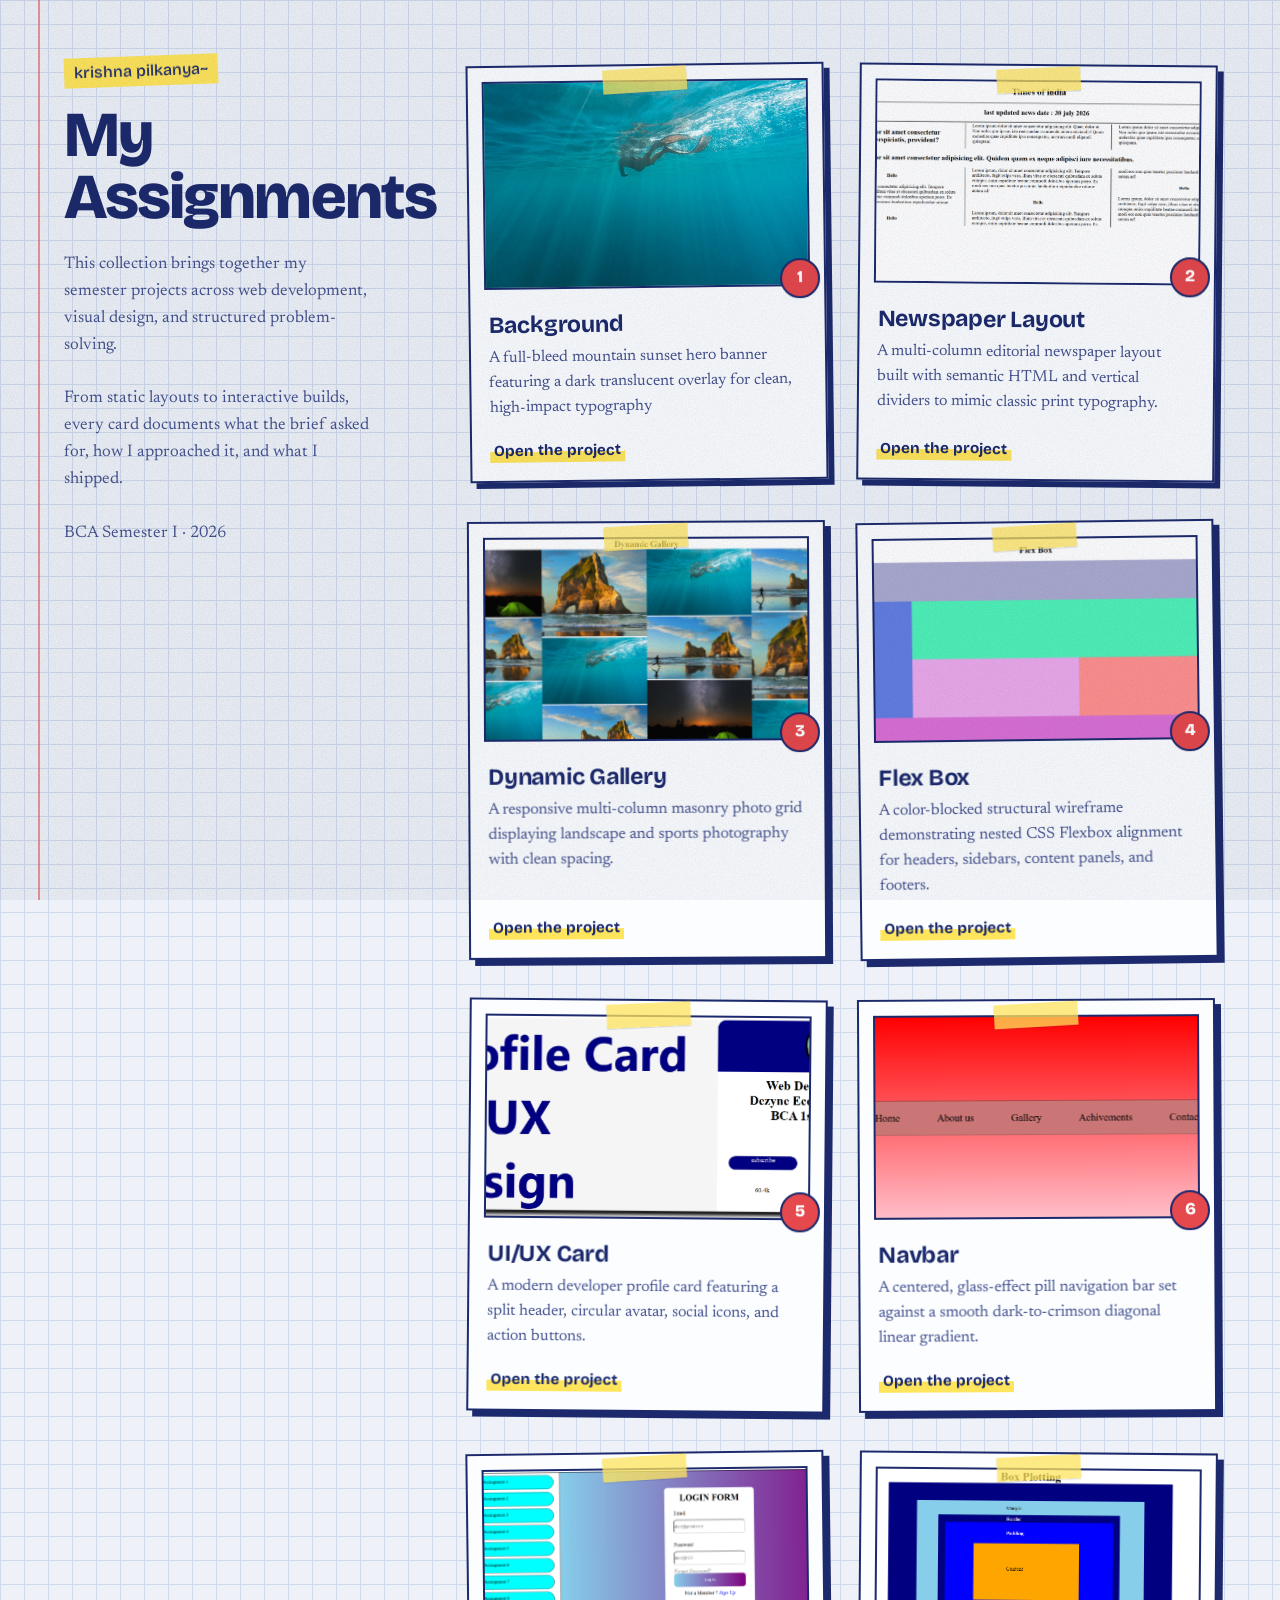
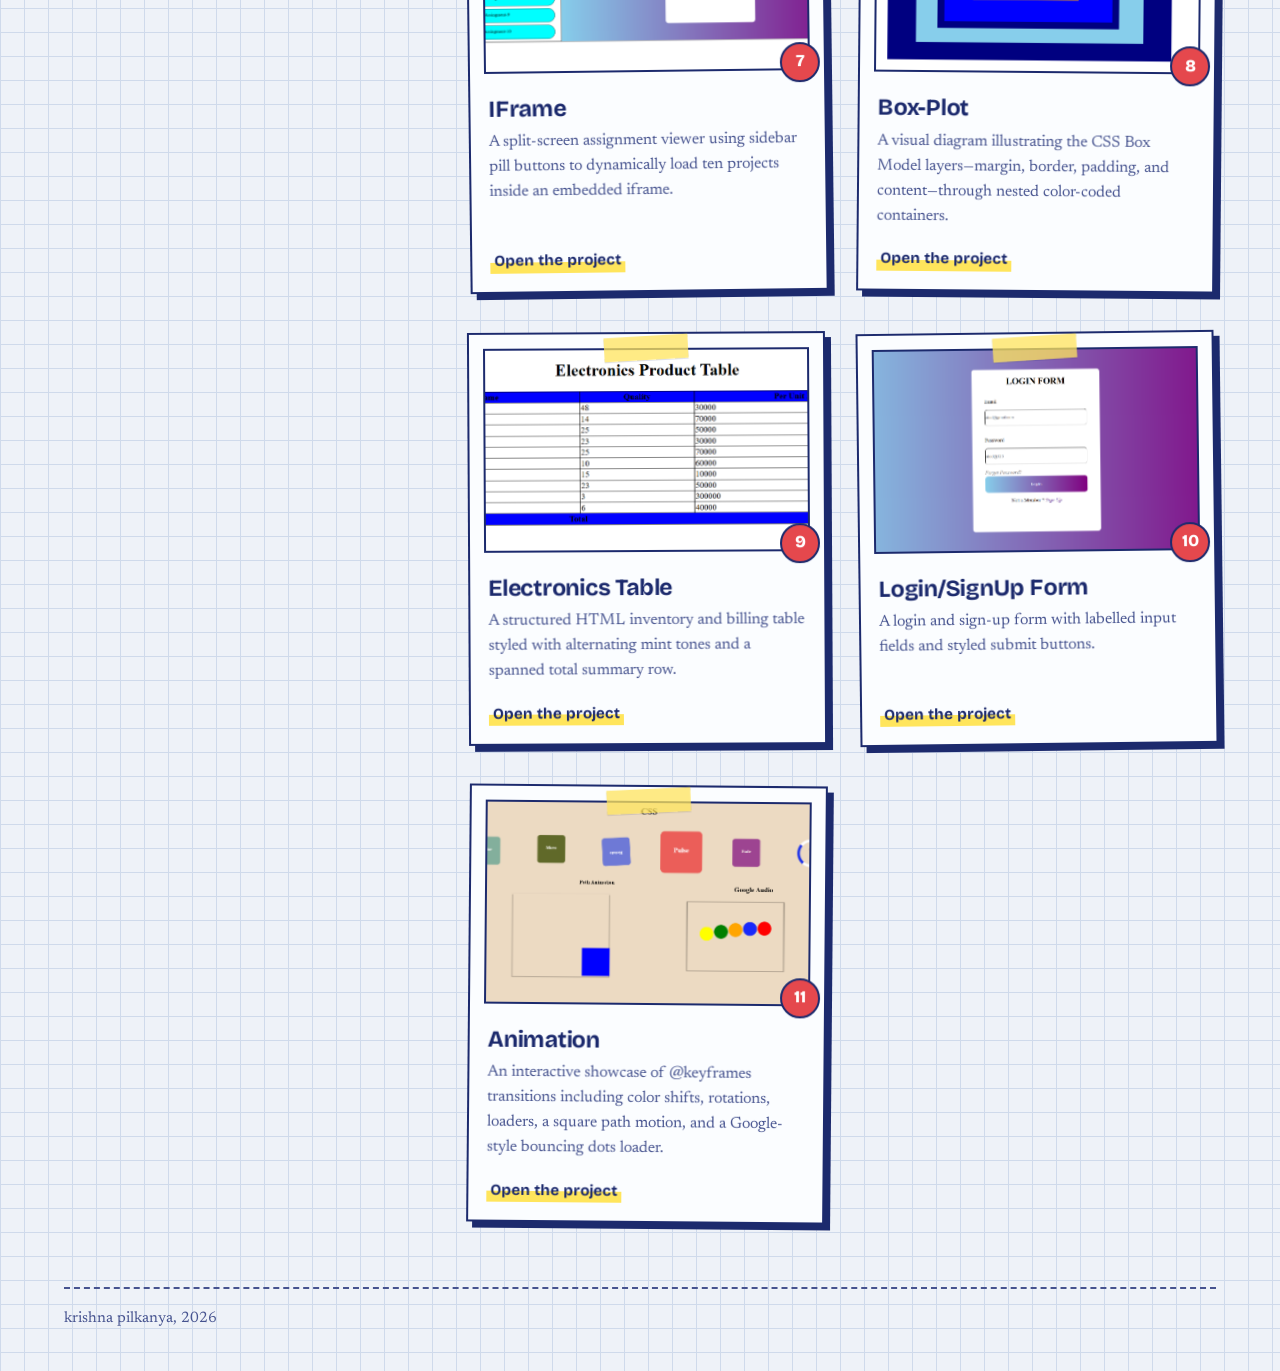
<file: index.html>
<!DOCTYPE html>
<html lang="en">
<head>
<meta charset="utf-8">
<meta name="viewport" content="width=device-width, initial-scale=1, viewport-fit=cover">
<title>My Assignments</title>
<link rel="preconnect" href="https://fonts.googleapis.com">
<link href="https://fonts.googleapis.com/css2?family=Bricolage+Grotesque:wght@500;700;800&family=Newsreader:ital,wght@0,400;0,500;1,400&display=swap" rel="stylesheet">
<link rel="stylesheet" href="style.css">
</head>
<body>
<div class="wrap">
  <aside>
    <span class="who">krishna pilkanya~</span>
    <h1>My Assignments</h1>
    <p class="intro">This collection brings together my semester projects across web development, visual design, and structured problem-solving.
    <br>
    <br>
    From static layouts to interactive builds, every card documents what the brief asked for, how I approached it, and what I shipped.
    <br>
    <br>
    BCA Semester I · 2026</p>
  </aside>

  <main class="grid">
    <a class="card" href="Krishna Pelkanya Assingment -1/index.html">
        <div class="thumb">
            <img src="Krishna Pelkanya Assingment -1/WATER.PNG" alt="Screenshot of assignment 1">
            <span class="no">1</span>
        </div>
        <div class="body">
            <h2>Background</h2>
            <p>A full-bleed mountain sunset hero banner featuring a dark translucent overlay for clean, high-impact typography</p>
            <span class="more">Open the project</span>
        </div>
    </a>
    <a class="card" href="Krishna Pelkanya Assingment - 2/index.html">
        <div class="thumb">
            <img src="Krishna Pelkanya Assingment - 2/Screenshot 2026-11-17 101926.png" alt="Screenshot of assignment 2">
            <span class="no">2</span>
        </div>
        <div class="body">
            <h2>Newspaper Layout</h2>
            <p>A multi-column editorial newspaper layout built with semantic HTML and vertical dividers to mimic classic print typography.</p>
            <span class="more">Open the project</span>
        </div>
    </a>
    <a class="card" href="krishna pelkanya Assingment - 4/ASSINGMENT-4.html">
        <div class="thumb">
            <img src="krishna pelkanya Assingment - 4/Screenshot 2026-11-17 151618.png" alt="Screenshot of assignment 3">
            <span class="no">3</span>
        </div>
        <div class="body">
            <h2>Dynamic Gallery</h2>
            <p>A responsive multi-column masonry photo grid displaying landscape and sports photography with clean spacing.</p>
            <span class="more">Open the project</span>
        </div>
    </a>
    <a class="card" href="Krishna pelkanya Assingment -3/index.html">
        <div class="thumb">
            <img src="Krishna pelkanya Assingment -3/Screenshot 2026-11-17 151411.png" alt="Screenshot of assignment 4">
            <span class="no">4</span>
        </div>
        <div class="body">
            <h2>Flex Box</h2>
            <p>A color-blocked structural wireframe demonstrating nested CSS Flexbox alignment for headers, sidebars, content panels, and footers.</p>
            <span class="more">Open the project</span>
        </div>
    </a>
    <a class="card" href="Krishna pelkanya Assingment -5/ASSINGMENT-5.html">
        <div class="thumb">
            <img src="Krishna pelkanya Assingment -5/Screenshot 2026-11-17 151649.png" alt="Screenshot of assignment 5">
            <span class="no">5</span>
        </div>
        <div class="body">
            <h2>UI/UX Card</h2>
            <p>A modern developer profile card featuring a split header, circular avatar, social icons, and action buttons.</p>
            <span class="more">Open the project</span>
        </div>
    </a>
    <a class="card" href="Krishna Pelkanya Assingment-6/index.html">
        <div class="thumb">
            <img src="Krishna Pelkanya Assingment-6/Screenshot 2026-11-17 151718.png" alt="Screenshot of assignment 6">
            <span class="no">6</span>
        </div>
        <div class="body">
            <h2>Navbar</h2>
            <p>A centered, glass-effect pill navigation bar set against a smooth dark-to-crimson diagonal linear gradient.</p>
            <span class="more">Open the project</span>
        </div>
    </a>
    <a class="card" href="Krishna Pelkanya Assingment -7/index.html">
        <div class="thumb">
            <img src="Krishna Pelkanya Assingment -7/Screenshot 2026-11-17 151828.png" alt="Screenshot of assignment 7">
            <span class="no">7</span>
        </div>
        <div class="body">
            <h2>IFrame</h2>
            <p>A split-screen assignment viewer using sidebar pill buttons to dynamically load ten projects inside an embedded iframe.</p>
            <span class="more">Open the project</span>
        </div>
    </a>
   
    <a class="card" href="Krishna Pelkanya Assingment-9/ASSINGMENT-9.html">
        <div class="thumb">
            <img src="Krishna Pelkanya Assingment-9/Screenshot 2026-11-17 152029.png" alt="Screenshot of assignment 8">
            <span class="no">8</span>
        </div>
        <div class="body">
            <h2>Box-Plot</h2>
            <p>A visual diagram illustrating the CSS Box Model layers—margin, border, padding, and content—through nested color-coded containers.</p>
            <span class="more">Open the project</span>
        </div>
    </a>
    <a class="card" href="Krishna Pelkanya Assingment-8/ASSINGMENT-8.html">
        <div class="thumb">
            <img src="Krishna Pelkanya Assingment-8/Screenshot 2026-11-17 151939.png" alt="Screenshot of assignment 9">
            <span class="no">9</span>
        </div>
        <div class="body">
            <h2>Electronics Table</h2>
            <p>A structured HTML inventory and billing table styled with alternating mint tones and a spanned total summary row.</p>
            <span class="more">Open the project</span>
        </div>
    </a>
    <a class="card" href="krishna pelkanya Assingment - 10/Assingment-10.html">
        <div class="thumb">
            <img src="krishna pelkanya Assingment - 10/Screenshot 2026-11-17 152049.png" alt="Screenshot of assignment 10">
            <span class="no">10</span>
        </div>
        <div class="body">
            <h2>Login/SignUp Form</h2>
            <p>A login and sign-up form with labelled input fields and styled submit buttons.</p>
            <span class="more">Open the project</span>
        </div>
    </a>
    <a class="card" href="Krishna Pelkanya Assingment -11/ASSINGMNET11.html">
        <div class="thumb">
            <img src="Krishna Pelkanya Assingment -11/Screenshot 2026-11-17 152111.png" alt="Screenshot of assignment 11">
            <span class="no">11</span>
        </div>
        <div class="body">
            <h2>Animation</h2>
            <p>An interactive showcase of @keyframes transitions including color shifts, rotations, loaders, a square path motion, and a Google-style bouncing dots loader.</p>
            <span class="more">Open the project</span>
        </div>
    </a>
  </main>

  <footer>krishna pilkanya, 2026</footer>
</div>
</body>
</html>
</file>
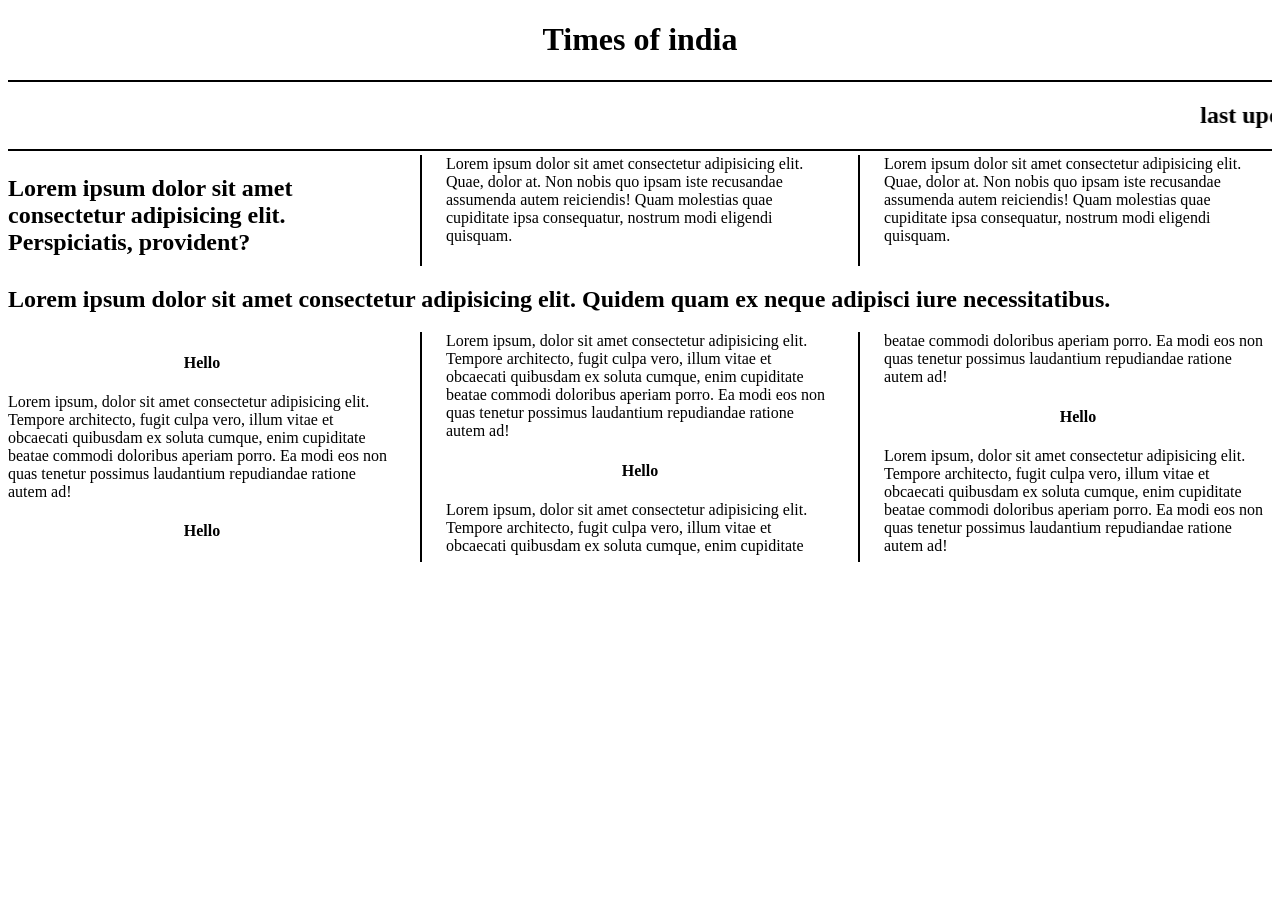
<file: Krishna Pelkanya Assingment - 2/index.html>
<!DOCTYPE html>
<html lang="en">
<head>
    <meta charset="UTF-8">
    <meta name="viewport" content="width=device-width, initial-scale=1.0">
    <title>Document</title>
</head>
<style>
    .three{
        column-count: 3;
        column-rule: 2px solid black;
        column-gap: 50px;
        

    }
     .a {
        column-count: 3;
        column-rule: 2px solid black ;
        column-gap:50px;
     }
     marquee{
        border-top: 2px solid black;
        border-bottom: 2px solid black ;
     }
     h1{
        text-align: center;
     }
     H4{
      align-items: center;
     }
       
</style>
<body>
     <h1>Times of india</h1>
     <marquee behavior="" direction=""><h2>last updated news date : 30 july 2026</h2></marquee>
     <div class="three">
        <h2>Lorem ipsum dolor sit amet consectetur adipisicing elit. Perspiciatis, provident?</h2>
        <p>Lorem ipsum dolor sit amet consectetur adipisicing elit. Quae, dolor at. Non nobis quo ipsam iste recusandae assumenda autem reiciendis! Quam molestias quae cupiditate ipsa consequatur, nostrum modi eligendi quisquam.</p>
        <p>Lorem ipsum dolor sit amet consectetur adipisicing elit. Quae, dolor at. Non nobis quo ipsam iste recusandae assumenda autem reiciendis! Quam molestias quae cupiditate ipsa consequatur, nostrum modi eligendi quisquam.</p>
     </div>
     <h2>Lorem ipsum dolor sit amet consectetur adipisicing elit. Quidem quam ex neque adipisci iure necessitatibus.</h2>
     <div class="a">
        <h4 align="center">Hello</h4>
        <p>Lorem ipsum, dolor sit amet consectetur adipisicing elit. Tempore architecto, fugit culpa vero, illum vitae et obcaecati quibusdam ex soluta cumque, enim cupiditate beatae commodi doloribus aperiam porro. Ea modi eos non quas tenetur possimus laudantium repudiandae ratione autem ad!</p>
        <h4 align="center">Hello</h4>
        <p>Lorem ipsum, dolor sit amet consectetur adipisicing elit. Tempore architecto, fugit culpa vero, illum vitae et obcaecati quibusdam ex soluta cumque, enim cupiditate beatae commodi doloribus aperiam porro. Ea modi eos non quas tenetur possimus laudantium repudiandae ratione autem ad!</p>
        <h4 align="center">Hello</h4>
        <p>Lorem ipsum, dolor sit amet consectetur adipisicing elit. Tempore architecto, fugit culpa vero, illum vitae et obcaecati quibusdam ex soluta cumque, enim cupiditate beatae commodi doloribus aperiam porro. Ea modi eos non quas tenetur possimus laudantium repudiandae ratione autem ad!</p>
        <h4 align="center">Hello</h4>
        <p>Lorem ipsum, dolor sit amet consectetur adipisicing elit. Tempore architecto, fugit culpa vero, illum vitae et obcaecati quibusdam ex soluta cumque, enim cupiditate beatae commodi doloribus aperiam porro. Ea modi eos non quas tenetur possimus laudantium repudiandae ratione autem ad!</p>
      
</body>
</html>
</file>
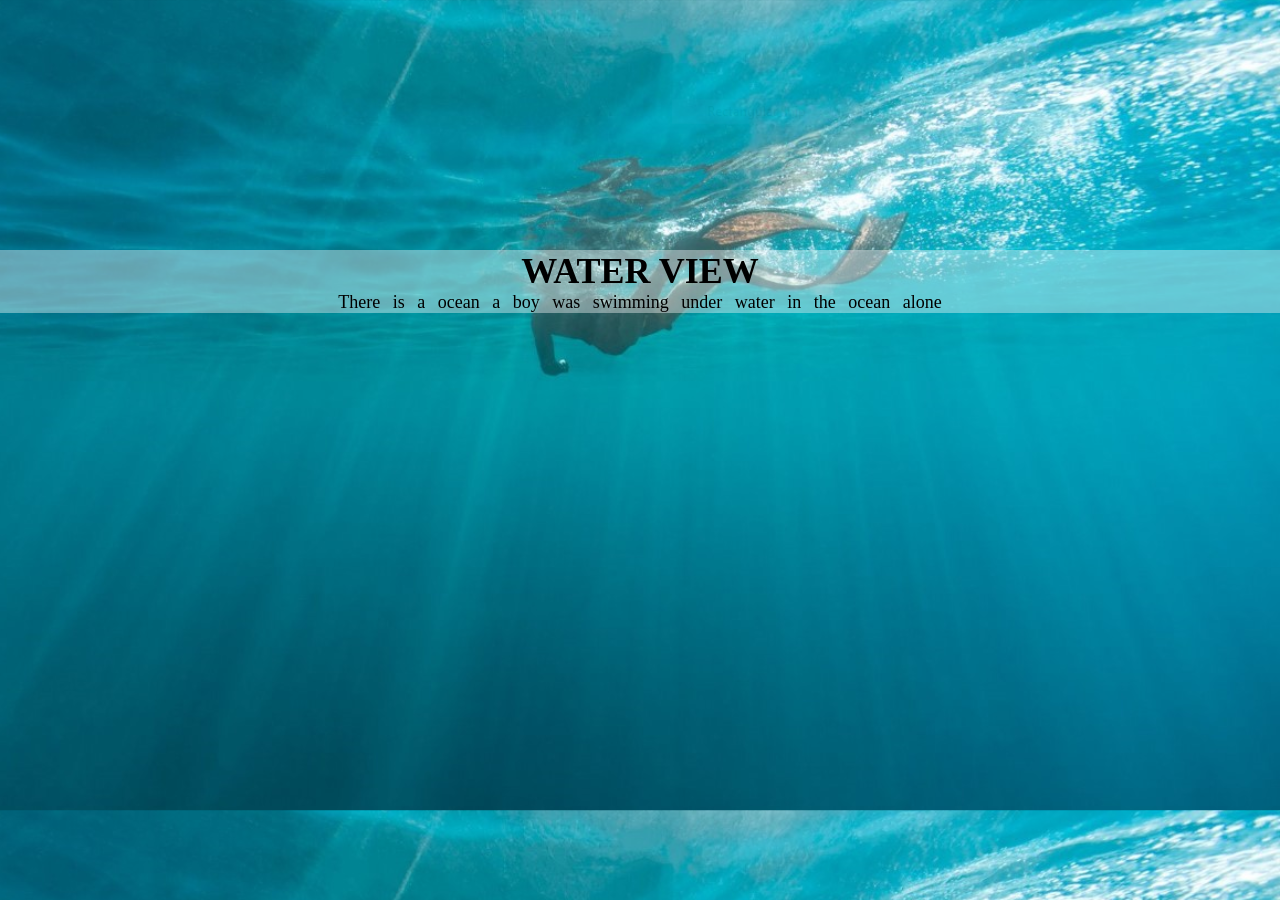
<file: Krishna Pelkanya Assingment -1/index.html>
<!DOCTYPE html>
<html lang="en">
<head>
    <meta charset="UTF-8">
    <meta name="viewport" content="width=device-width, initial-scale=1.0">
    <title>Document</title>
     <style>
    body{
        background-image: url(WATER.PNG);
        background-size: cover;
        font-size:large ;
     }
      .BOX {
        text-align: center;
        margin-top: 250px;      
        background-color: rgb(250,250,250,.4);
    }
    *{
        margin: 0px;
        padding: 0px;
    }
    P{
        word-spacing: 8PX;
    }
     </style>

</head>
<body>
    <div class="BOX">
        <H1> WATER VIEW </H1>

        <P>There is a ocean a boy was swimming under water in the ocean alone </P>
    </div>  
</body>
</html>
</file>
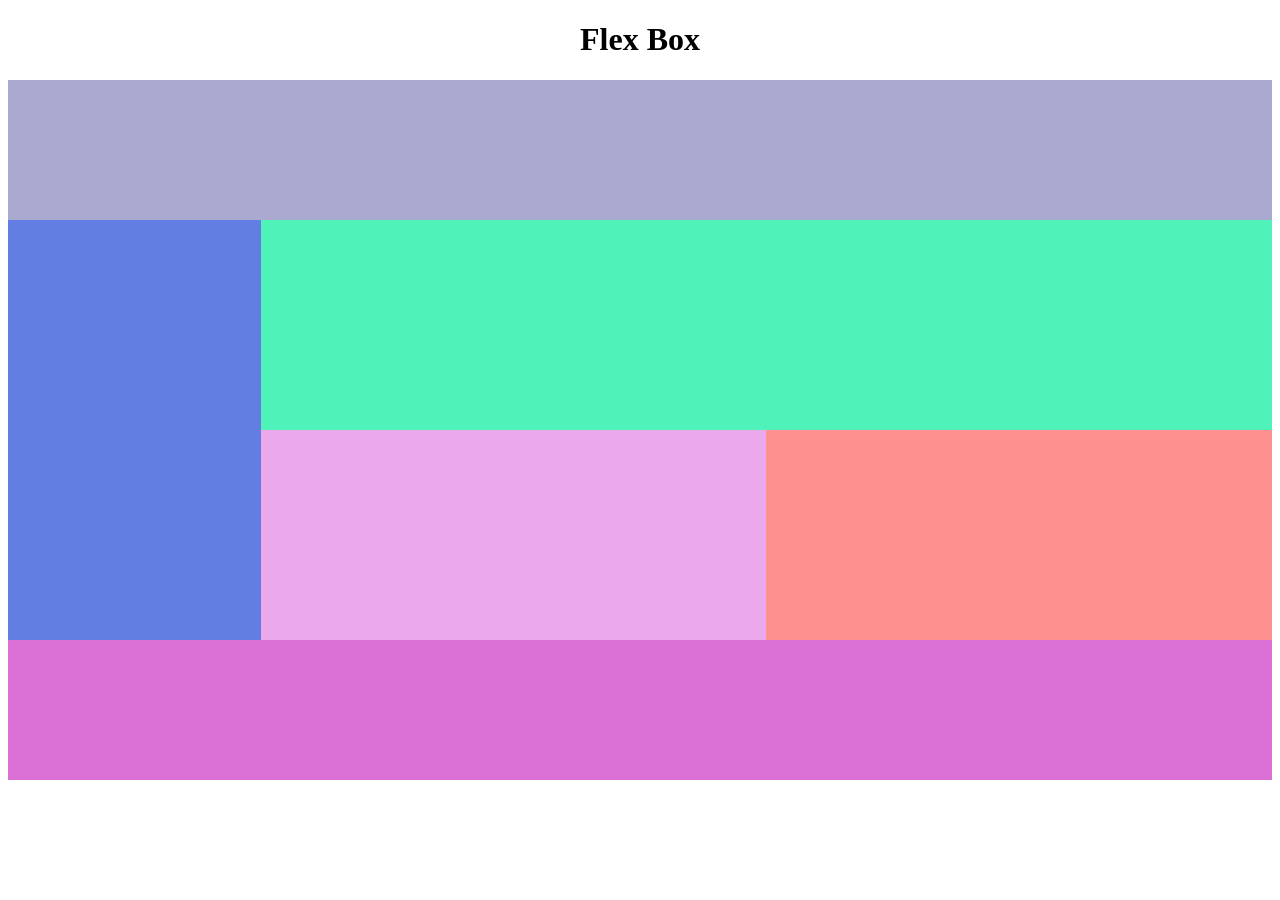
<file: Krishna pelkanya Assingment -3/index.html>
<!DOCTYPE html>
<html lang="en">
<head>
    <meta charset="UTF-8">
    <meta name="viewport" content="width=device-width, initial-scale=1.0">
    <title>Document</title>
    <style>
        .con{
            height: 700px;
            background-color:orchid;
        }
        .header,footer{
            border: 1px white;
            height: 20%;
            background-color: rgb(170, 170, 208);
        }
        .center{
            height:60% ;
            background-color:rgb(158, 234, 227) ;
            display: flex;
        }
        .left{
            width: 20%;
            height:100% ;
            background-color:rgb(99, 126, 226);
        }
        .right{
            width: 80%;
            height:100% ;
            background-color:rgb(79, 242, 185) ;
        }
        .top{
            height: 50%;
            background-color: rgba(rgb(7, 26, 23),.3);
        }
        .bottom{
            display: flex;
            height: 50%;
            background-color:rgb(86, 245, 157)
        }
        .b1{
            height:100% ;
            width: 50%;
            background-color:rgb(235, 169, 235)
        }
        .b2{
            height:100% ;
            width: 50%;
            background-color: rgb(255, 144, 144);
            display:flex
           
        }

    </style>
</head>
<body>
    <h1 align="center"> Flex Box</h1>
    <div class="con">
        <div class="header"></div>
        <div class="center">
            <div class="left"></div>
            <div class="right">
                <div class="top"></div>
                <div class="bottom">
                    <div class="b1"></div>
                    <div class="b2"></div>
                </div>
            </div>
        </div>

        </div>
        <div class="footer"></div>
    </div>
    
</body>
</html>
</file>
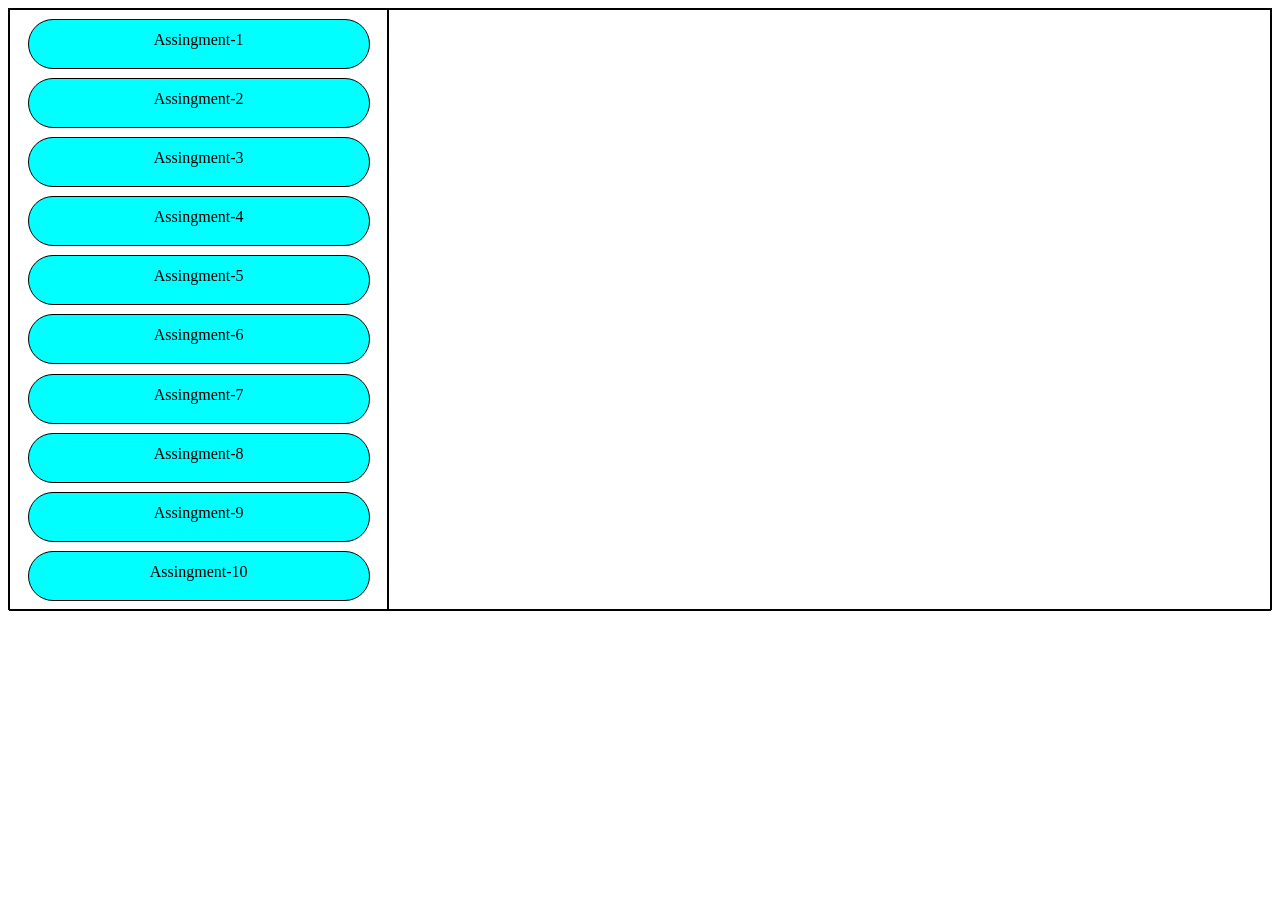
<file: Krishna Pelkanya Assingment -7/index.html>
<!DOCTYPE html>
<html lang="en">
<head>
    <meta charset="UTF-8">
    <meta name="viewport" content="width=device-width, initial-scale=1.0">
    <title>Document</title>
    <style>
        .con{
            height: 600px;
            border: 1px solid black;
            display: flex;
        }
        .left{
            height: 100%;
            width: 30%;
            display: flex;
            justify-content:space-evenly;
            align-items: center;
            border: 1px solid black;
            flex-direction: column;

        }
        .right{
            height: 100%;
            width: 70%;
            border: 1px solid black;
        }
        .button{
            height: 8%;
            width: 90%;
            border: 1px solid black;
            border-radius: 30px;
            text-align: center;
            line-height: 40px;
            background-color: aqua;
        }
        a{
            text-decoration: none;
            color: black;
        }
    </style>
</head>
<body>
    <div class="con">
        <div class="left">
            <div class="button"><a href="ASSINGMENT-1.HTML" target="box">Assingment-1</a></div>
            <div class="button"><a href="ASSINGMENT-2.html" target="box">Assingment-2</a></div>
            <div class="button"><a href="ASSINGMENT-3.html" target="box">Assingment-3</a></div>
            <div class="button"><a href="ASSINGMENT-4.html" target="box">Assingment-4</a></div>
            <div class="button"><a href="ASSINGMENT-5.html" target="box">Assingment-5</a></div>
            <div class="button"><a href="ASSINGMENT -6.html" target="box">Assingment-6</a></div>
            <div class="button"><a href="index.html" target="box">Assingment-7</a></div>
            <div class="button"><a href="ASSINGMENT-8.html" target="box">Assingment-8</a></div>
            <div class="button"><a href="ASSINGMENT-9.html" target="box">Assingment-9</a></div>
            <div class="button"><a href="ASSINGMENT-10.html" target="box">Assingment-10</a></div>
        </div>
        <div class="right">
            <iframe src="" frameborder="0" height="100%" width="100%" Name="box" ></iframe>
        </div>
    </div>
</body>
</html>
</file>
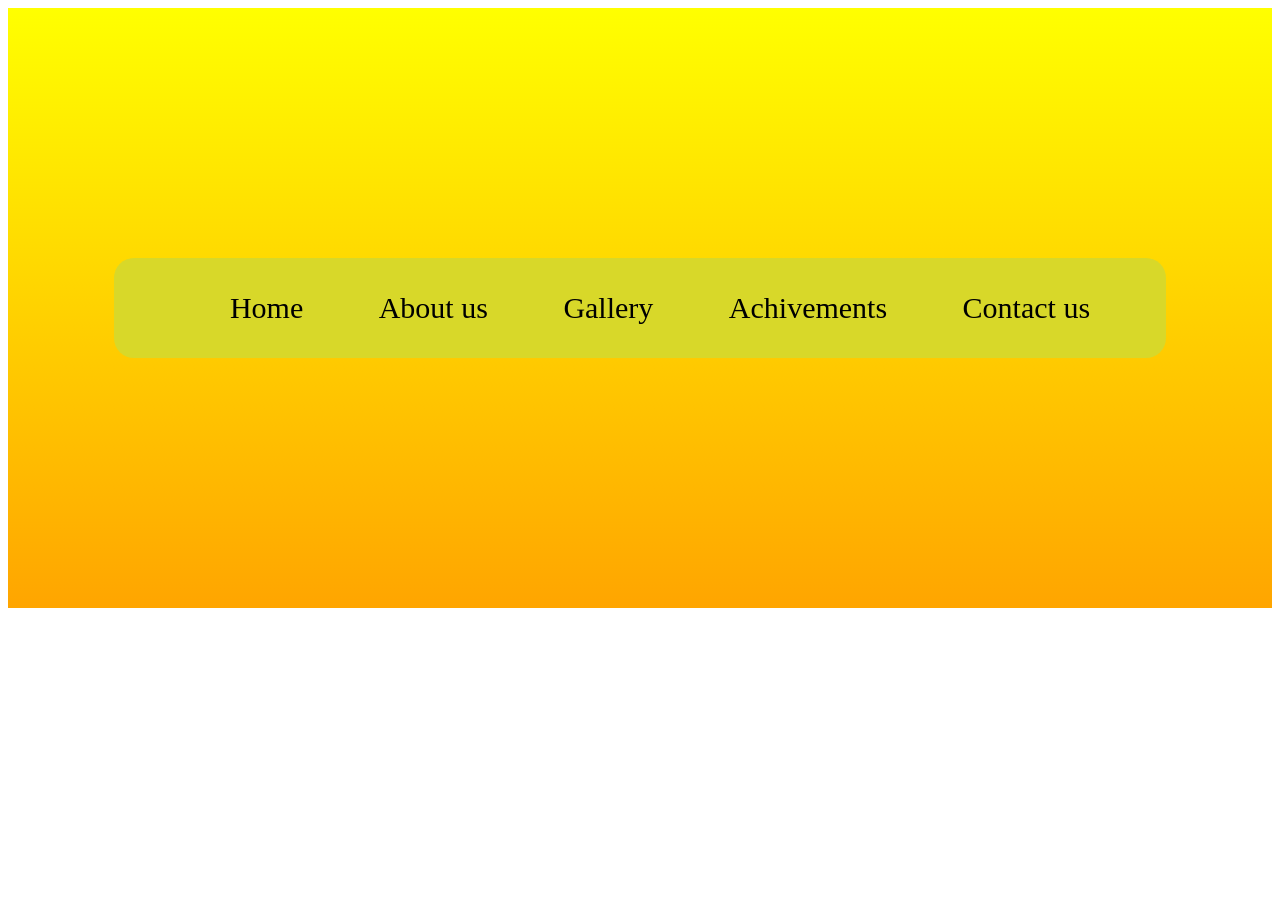
<file: Krishna Pelkanya Assingment-6/index.html>
<!DOCTYPE html>
<html lang="en">
<head>
    <meta charset="UTF-8">
    <meta name="viewport" content="width=device-width, initial-scale=1.0">
    <title>Document</title>
    <style>
        ol{
            /* border: 1px solid black; */
            list-style-type:none ;
            display: flex;
            justify-content: space-evenly;
            height: 100px;
            align-items: center;
           background-color: rgb(216, 216, 41);
            color:white;
            width: 80%;
            border-radius: 20px;
        }
        li{
            font-size: 30px;
            /* border: 1px solid black; */
        }
        .box
        {
            background: linear-gradient(yellow,orange);
            height: 600px;
            display: flex;
            align-items: center;
            justify-content: space-evenly;
        }
        a{
            text-decoration: none;
            color: rgb(0, 0, 0);
        }
        li:hover{
            transform: scale(1.5);
        }
        
        
       
    </style>
</head>
<body>
    <div class="box">
    <ol>
        <a href="home.html"><li >Home </li></a>
        <a href="About us.html"><li>About us</li></a>
        <a href="Gellery.html"><li>Gallery</li></a>
        <a href="achivements.html"><li>Achivements</li></a>
        <a href="Contact us.html"><li>Contact us</li></a>
    </ol>    
</div>
</body>
</html>
</file>
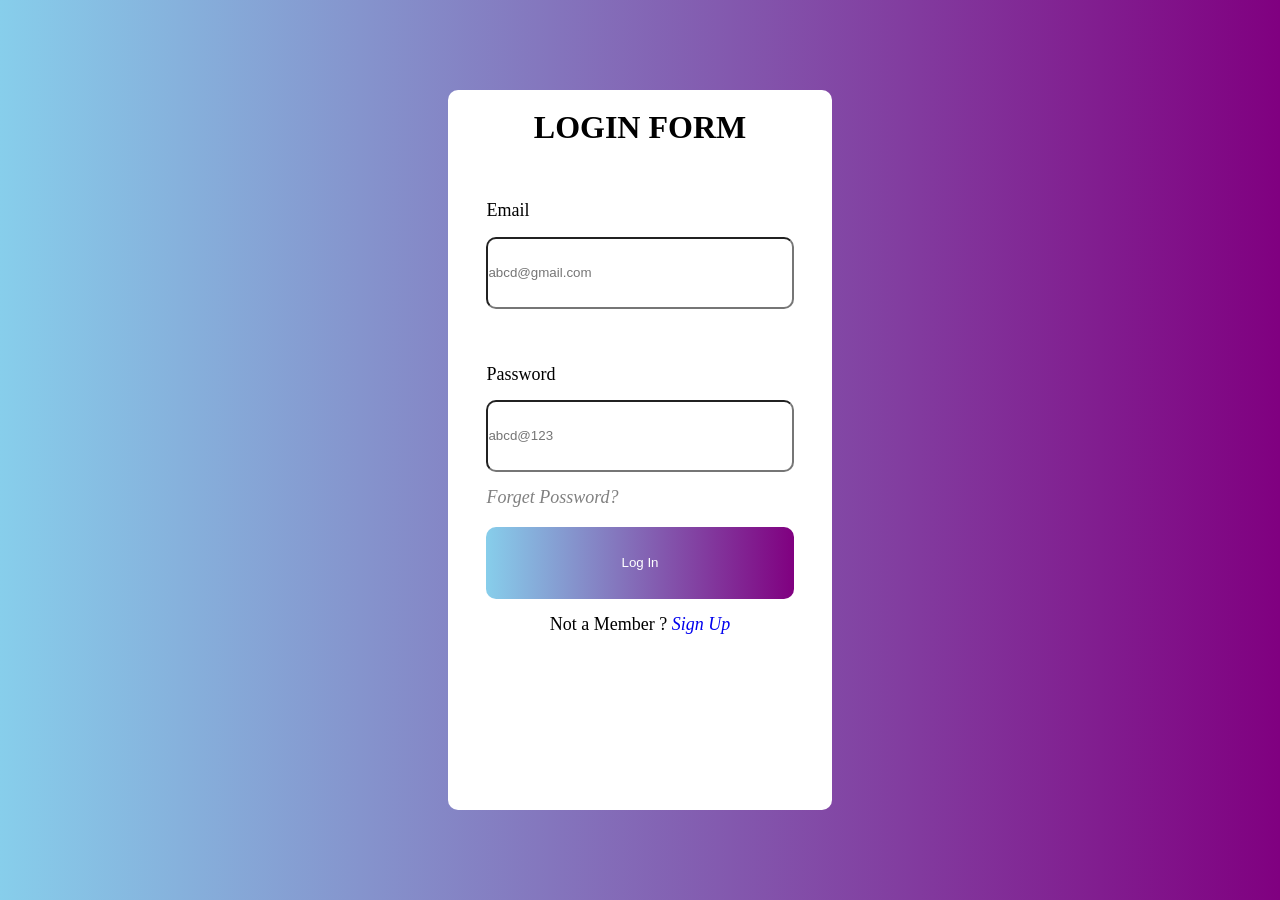
<file: krishna pelkanya Assingment - 10/Assingment-10.html>
<!DOCTYPE html>
<html lang="en">
<head>
    <meta charset="UTF-8">
    <meta name="viewport" content="width=device-width, initial-scale=1.0">
    <title>Document</title>
    <style>
        *{
            margin: 0;
            padding: 0;
            box-sizing: border-box;
        }
        body{
            height: 100vh;
            background: linear-gradient(90deg,skyblue,purple);
            display: flex;
            justify-content: center;
            align-items: center;
        }
        form{
            height: 80%;
            width: 30%;
            background: white;
            border-radius: 10px;
        }
        .email,.password,.login{
            /* border: 1px solid black; */
            width: 80%;
            margin: auto; 
            margin-top: 5%;
            height: 20%;
            font-size: large;
          
        }
        input{
            width: 100%;
            margin-top: 5%;
            height: 50%;
            border-radius: 10px;
        }
        h1{
            height: 10%;
            margin-top: 5%;
        }
        p{
            margin-top: 5%;
        }
        #login{
            background: linear-gradient(90deg,skyblue,purple);
            display: flex;
            justify-content: center;
            align-items: center;
            border: none;
            color: white;
            border-radius: 10px;
        }
        .password>p{
            color: gray;
            font-style: italic;
        }
        .login>p{
            text-align: center;
        }
        a{
            text-decoration: none;
            font-style: italic;
        }
    </style>
</head>
<body>
    <form action="">
        <h1 align="center">LOGIN FORM</h1>
        <div class="email">
            <label for="">Email</label>
            <input type="Email" placeholder="abcd@gmail.com">
        </div>
         <div class="password">
            <label for="">Password</label>
            <input type="password" placeholder="abcd@123">
            <p>Forget Possword?</p>
        </div>
        <div class="login">
            <input type="button" value="Log In" id="login">
            <p>Not a Member ? <a href="Signup.html">Sign Up</a></p>
        </div>
    </form>
</body>
</html>
</file>
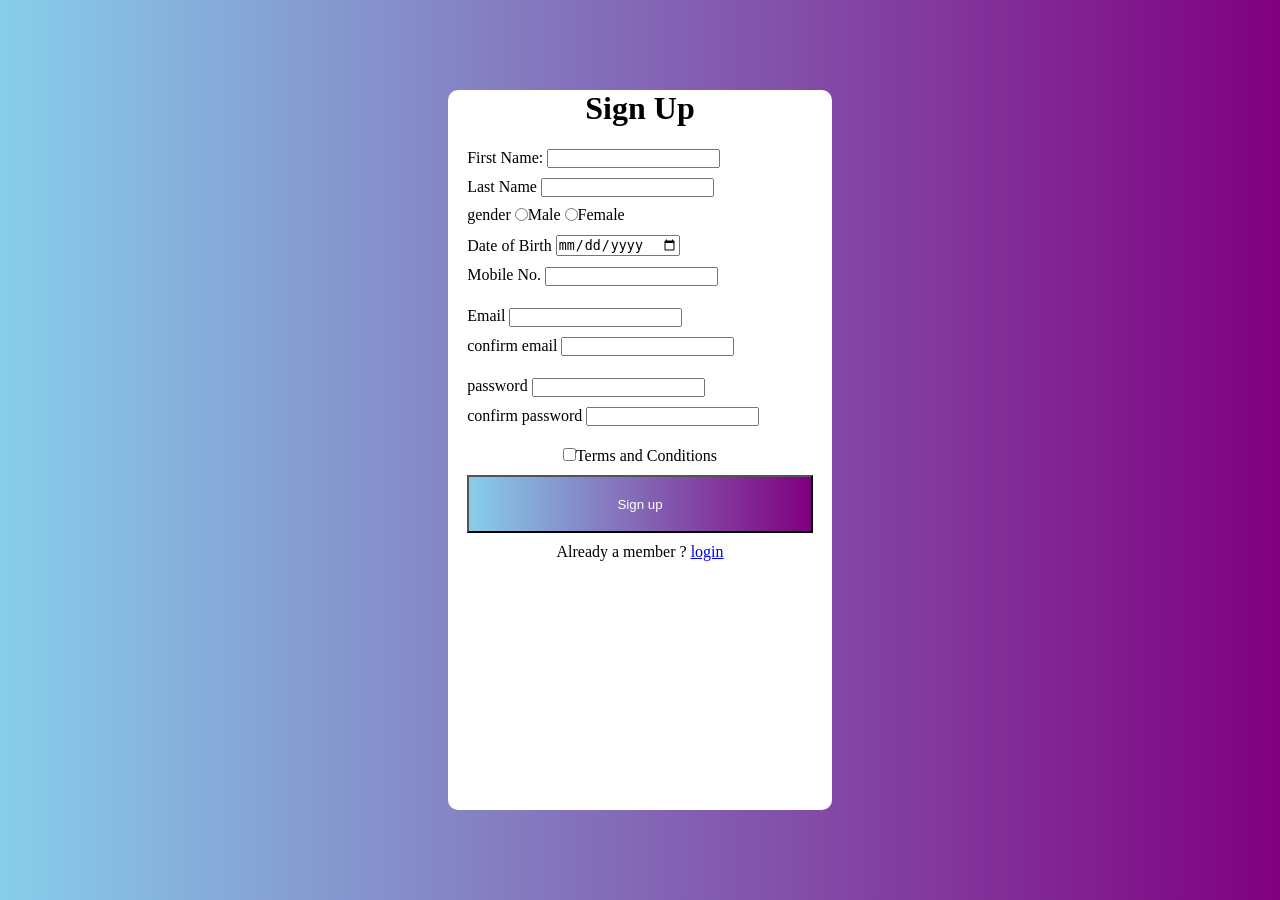
<file: krishna pelkanya Assingment - 10/Signup.html>
<!DOCTYPE html>
<html lang="en">
<head>
    <meta charset="UTF-8">
    <meta name="viewport" content="width=device-width, initial-scale=1.0">
    <title>Document</title>
    <style>
        *{
    margin: 0;
    padding: 0;
    box-sizing: border-box;
}
body{
    height: 100vh;
    background: linear-gradient(90deg,skyblue,purple);
    display: flex;
    justify-content: center;
    align-items: center;
}
form{
    height: 80%;
    width: 30%;
    background: white;
    border-radius: 10px;
}
.basic,.email,.password,.button{
    width: 90%;
    margin: auto;
    margin-top: 3%;

}
input{
    margin-top: 3%;
}
button{
    color: white;
    width: 100%;
    height: 40%;
    background: linear-gradient(90deg,skyblue,purple); 
    margin-top: 3%;
}
.button{
    height: 20%;
    text-align: center;
}

p{
    margin-top: 3%;
}

    </style>
</head>
<body>
    <form action="">
        <h1 align="center">Sign Up</h1>
        <div class="basic">
            <label for="">First Name:</label>
            <input type="text"><br>
            <label for="">Last Name</label>
            <input type="text"> <br>
            <label for="">gender</label> 
            <input type="radio" name="gender" id="">Male 
            <input type="radio" name="gender" id="">Female <br>
            <label for="">Date of Birth</label>
            <input type="date" name="" id=""> <br>
            <label for=""> Mobile No.</label>
            <input type="tel" name="" id="">
        </div>
        <div class="email">
            <label for=""> Email</label>
            <input type="email" name="" id=""> <br>
            <label for=""> confirm email</label>
            <input type="email" name=" " id="">
        </div>
        <div class="password">
            <label for=""> password</label>
            <input type="password" name="" id=""> <br>
            <label for=""> confirm password</label>
            <input type="password" name=" " id="">
        </div>
        <div class="button">
            <input type="checkbox" name="" id="">Terms and Conditions <br>
            <button> Sign up</button>
            <p> Already a member ? <a href="Login.html"> login</a></p>
        </div>
    </form>
    
</body>
</html>
</file>
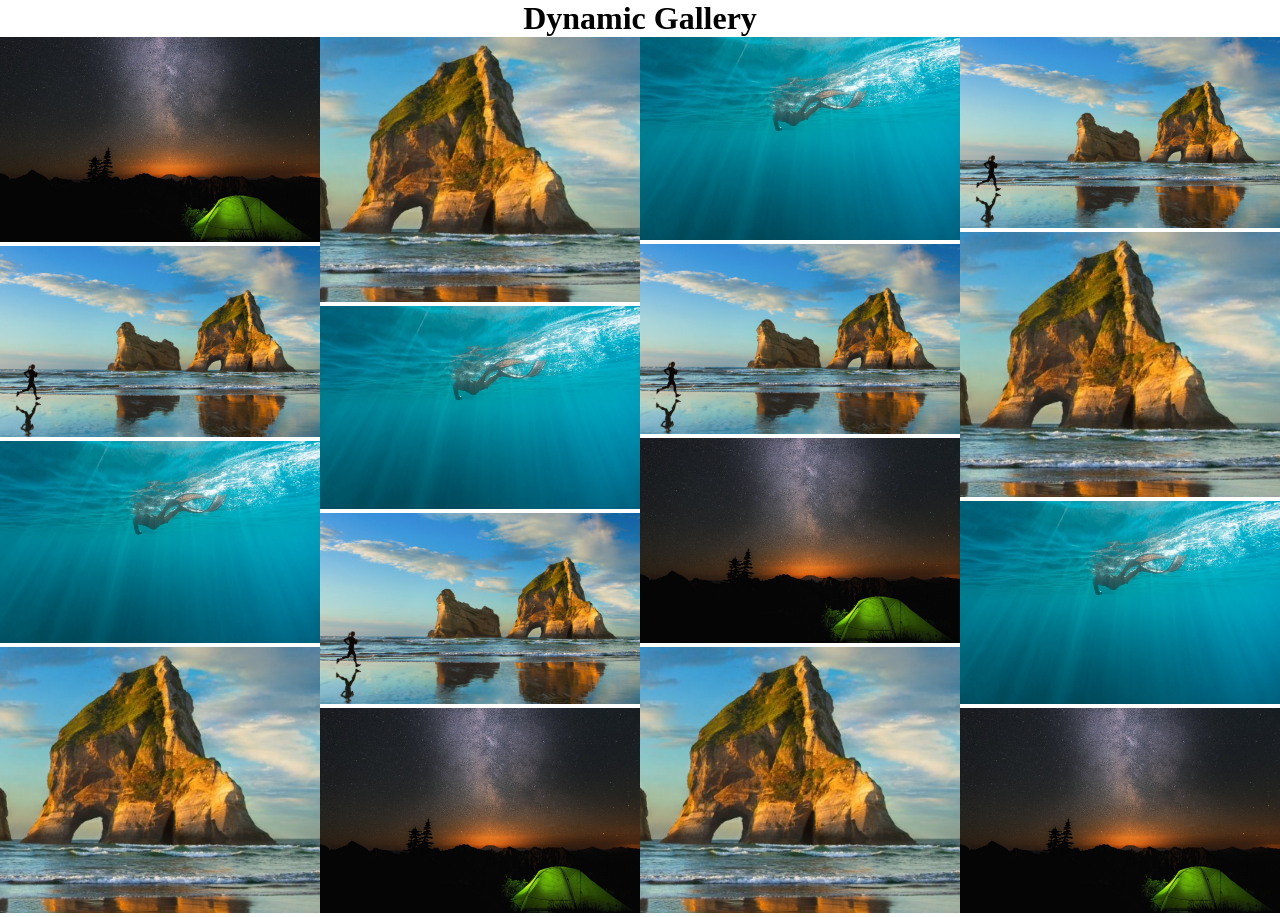
<file: krishna pelkanya Assingment - 4/ASSINGMENT-4.html>
<!DOCTYPE html>
<html lang="en">
<head>
    <meta charset="UTF-8">
    <meta name="viewport" content="width=device-width, initial-scale=1.0">
    <title>Document</title>
    <style>
        .con{
            height: 600px;
            display: flex;
        }
        .box{
            height: 100%;
            width: 25%;
           
        }
        img{
            width: 100%;
        }
        *{
            padding: 0;
            margin: 0;
            box-sizing: border-box;
        }
        
    </style>
</head>
<body>
    <h1 align="center">Dynamic Gallery</h1>
    <div class="con">
        <div class="box 1">
            <img src="1.PNG" alt="">
            <img src="2.PNG" alt="">
            <img src="WATER.PNG" alt="">
            <img src="hh.PNG" alt="">
        </div>
        <div class="box 2">
            <img src="hh.PNG" alt="">
            <img src="WATER.PNG" alt="">
            <img src="2.PNG" alt="">
             <img src="1.PNG" alt="">
        </div>
        <div class="box 3">
            <img src="WATER.PNG" alt="">
            <img src="2.PNG" alt="">
            <img src="1.PNG" alt="">
            <img src="hh.PNG" alt="">
        </div>
        <div class="box 4">
            <img src="2.PNG" alt="">
            <img src="hh.PNG" alt="">
            <img src="WATER.PNG" alt="">
            <img src="1.PNG" alt="">
        </div>
    </div>
</body>
</html>
</file>
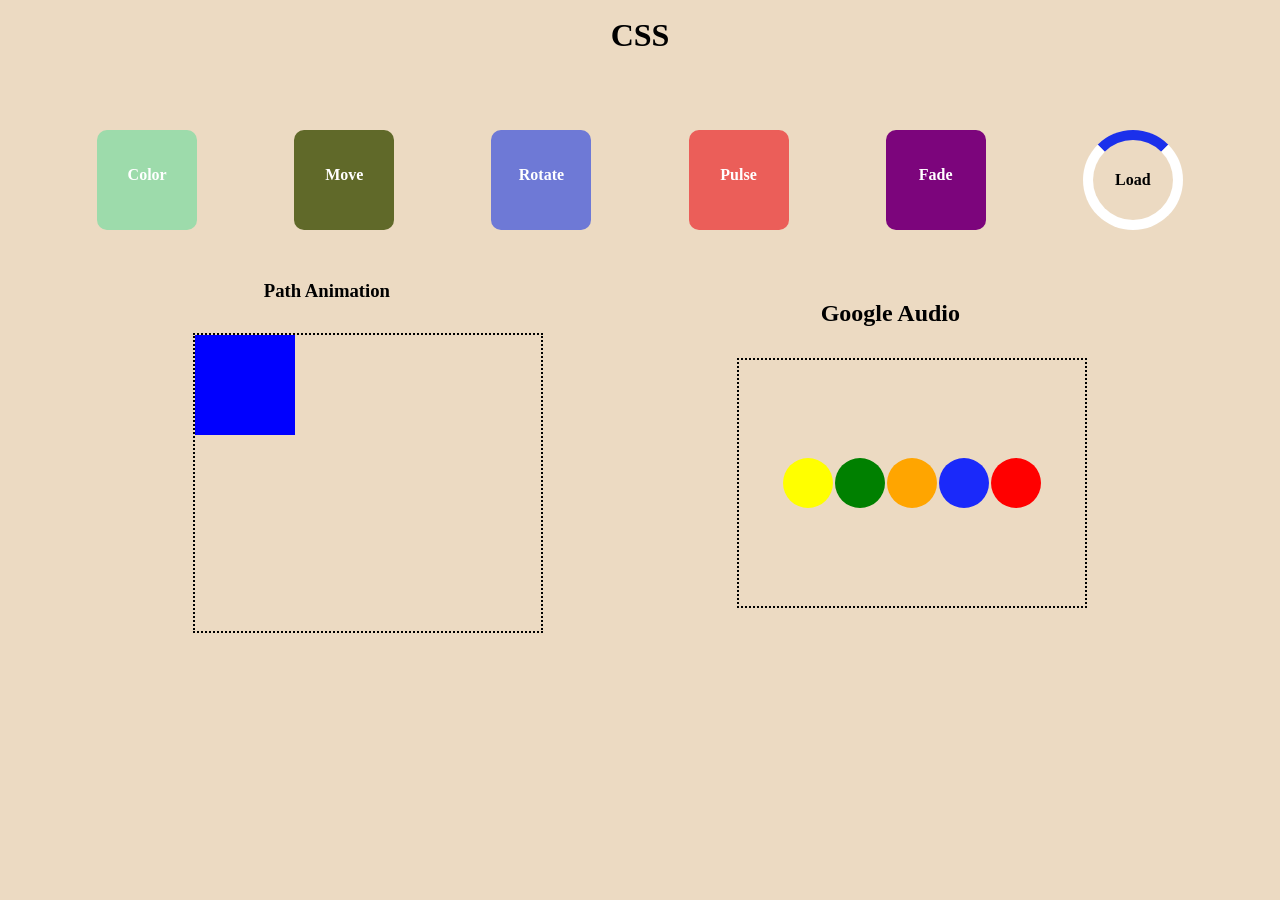
<file: Krishna Pelkanya Assingment -11/ASSINGMNET11.html>
<!DOCTYPE html>
<html lang="en">
<head>
    <meta charset="UTF-8">
    <meta name="viewport" content="width=device-width, initial-scale=1.0">
    <title>Document</title>
    <style>
        body{
            background-color: rgb(236, 218, 194);
        }
        h1{
            text-align: center;
            line-height: 70px;
        }
        .con{
            height: 550px;
        }
        .top{
            height: 40%;
            width: 100%;
            /* background-color: aliceblue; */
            display: flex;
            align-items: center;
            justify-content: space-evenly;
        }
        .box1{
            height: 100px;
            width: 100px;
            background-color: rgb(157, 219, 171);
            border-radius: 10%;
            animation-name: color;
            animation-duration: 5s;
            animation-iteration-count: infinite;
        }
        @keyframes color{
            0%{
                background-color: rgb(226, 146, 146);
            }
            33%{
                background-color: rgb(151, 151, 211);
            }
            66%{
                background-color: rgb(116, 192, 116);
            }
            100%{
                background-color: rgb(226, 194, 135);
            }
        }
        .box2{
            height: 100px;
            width: 100px;
            background-color: rgb(96, 105, 41);
            border-radius: 10%;
            animation-name: move;
            animation-duration: 5s;
            animation-iteration-count: infinite;
        }
        @keyframes move{
            0%{
                transform: translate(0,0);
            }
            33%{
                transform: translate(0,50px);
            }
            66%{
                transform: translate(0,-50px);
            }
            100%{
                transform: translate(0,0);
            }
        }
        .box3{
            height: 100px;
            width: 100px;
            background-color: rgb(110, 121, 214);
            border-radius: 10%;
            animation-name: rotate;
            animation-duration: 5s;
            animation-iteration-count: infinite;
        }
        @keyframes rotate{
            0%{
                transform: rotate(0deg);
            }
            25%{
                transform: rotate(90deg);
            }
            50%{
                transform: rotate(180deg);
            }
            75%{
                transform: rotate(270deg);
            }
            100%{
                transform: rotate(360deg);
            }
        }
        .box4{
            height: 100px;
            width: 100px;
            background-color: rgb(235, 94, 89);
            border-radius: 10%;
            animation-name: pulse;
            animation-duration: 5s;
            animation-iteration-count: infinite;
        }
        @keyframes pulse{
            0%{
                transform: scale(1);
            }
            50%{
                transform: scale(1.5);
            }
            100%{
                transform: scale(1);
            }
        }
        .box5{
            height: 100px;
            width: 100px;
            background-color: rgb(124, 5, 124);
            border-radius: 10%;
            animation-name: fade;
            animation-duration: 2s;
            animation-iteration-count: infinite;
        }
        @keyframes fade{
            0%{
                opacity: 1;
            }
            50%{
                opacity: 0;
            }
            100%{
                opacity: 1;
            }
        }
        .box6{
            height: 100px;
            width: 100px;
            border: 10px solid white;
            border-top: 10px solid #1b30eb;
            border-radius: 50%;
            display: flex;
            align-items: center;
            justify-content: center;
            animation-name: unknown;
            animation-duration: 5s;
            animation-iteration-count: infinite;
        }
        @keyframes unknown{
            /* 0%{
                transform: rotate(0deg);
            } */
            to{
                transform: rotate(360deg);
            }
        }
        h4{
            text-align: center;
            color: white;
            line-height: 90px;
        }
        .bottom{
            height: 70%;
            width: 100%;
            background-color: rgb(236, 218, 194);
            display: flex;
            align-items: center;
            justify-content: space-evenly;
        }
        .sq{
            height: 300px;
            width: 350px;
            border: 2px dotted black;
        }
        .square{
            height: 100px;
            width: 100px;
            background-color: blue;
            animation-name: moving;
            animation-duration: 5s;
            animation-iteration-count: infinite;
        }
        @keyframes moving{
            0%{
                transform: translate(0,0);
            }
            25%{
                transform: translate(250px,0);
            }
            50%{
                transform: translate(250px,200px);
            }
            75%{
                transform: translate(0px,200px);
            }
            100%{
                transform: translate(0,0);
            }
        }
        .a{
            height: 250px;
            width: 350px;
            gap: 2px;
            border: 2px dotted black;
            display: flex;
            align-items: center;
            justify-content: center;
        }
        .google{
            height: 50px;
            width: 50px;
            /* border: 1px solid black; */
            border-radius: 50%;
            animation-name: ek;
            animation-duration: 3s;
            animation-iteration-count: infinite;
            animation-timing-function:ease-in-out;
        }
        @keyframes ek{
            0%,100%{
                transform: translate(0);
            }
            33%{
                transform: translate(0,-30px);
            }
        }
        .g1{
            background-color: blue;
        }
        .g1{
            background-color: yellow;
        }
        .g2{
            background-color: green;
            animation-delay: .3s;
        }
        .g3{
            background-color: orange;
            animation-delay: .6s;
        }
        .g4{
            background-color: rgb(26, 41, 250);
            animation-delay: .9s;
        }
        .g5{
            background-color: red;
            animation-delay: 1.2s;
        }
        h3{
            position: absolute;
            right: 890px;
            top: 280px;
        }
        h2{
            position: absolute;
            right: 320px;
            top: 300px;
        }
        *{
            margin: 0;
            padding: 0;
            box-sizing: border-box;
        }
    </style>
</head>
<body>
    <div class="con">
        <h1>CSS</h1>
        <div class="top">
            <div class="box1"><h4>Color</h4></div>
            <div class="box2"><h4>Move</h4></div>
            <div class="box3"><h4>Rotate</h4></div>
            <div class="box4"><h4>Pulse</h4></div>
            <div class="box5"><h4>Fade</h4></div>
            <div class="box6"><h4 style="color: black;">Load</h4></div>
        </div>
        <h3 align="right">Path Animation  </h3>
        <div class="bottom">
            
            <div class="sq">
                <div class="square"></div>
            </div>
            <div class="a">
                <h2 align="center">Google Audio</h2>
                <div class="google g1"></div>
                <div class="google g2"></div>
                <div class="google g3"></div>
                <div class="google g4"></div>
                <div class="google g5"></div>
            </div>
        </div>
    </div>
</body>
</html>
</file>
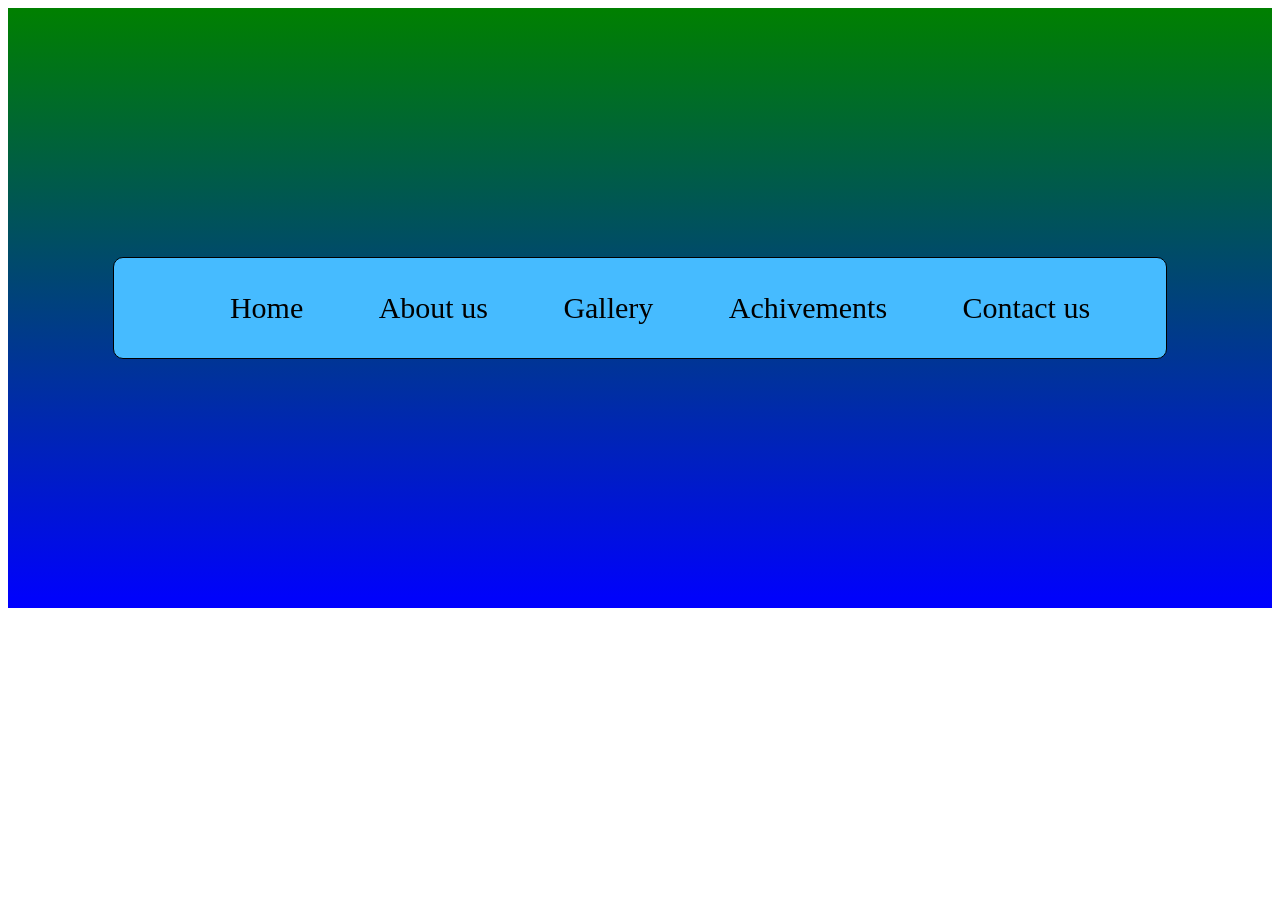
<file: Krishna Pelkanya Assingment -7/About us.html>
<!DOCTYPE html>
<html lang="en">
<head>
    <meta charset="UTF-8">
    <meta name="viewport" content="width=device-width, initial-scale=1.0">
    <title>Document</title>
    <style>
        ol{
            border: 1px solid black;
            list-style-type:none ;
            display: flex;
            justify-content: space-evenly;
            height: 100px;
            align-items: center;
           background-color: rgb(70, 187, 255);
            color:white;
            width: 80%;
            border-radius: 10px;
        }
        li{
            font-size: 30px;
            /* border: 1px solid black; */
        }
        .box
        {
            background: linear-gradient(green,blue);
            height: 600px;
            display: flex;
            align-items: center;
            justify-content: space-evenly;
        }
        a{
            text-decoration: none;
            color: rgb(0, 0, 0);
        }
        li:hover{
            transform: scale(1.5);
        }
       
    </style>
</head>
<body>
    <div class="box">
    <ol>
        <a href="home.html"><li >Home </li></a>
        <a href="About us.html"><li>About us</li></a>
        <a href="Gellery.html"><li>Gallery</li></a>
        <a href="achivements.html"><li>Achivements</li></a>
        <a href="Contact us.html"><li>Contact us</li></a>
    </ol>    
</div>
</body>
</html>
</file>
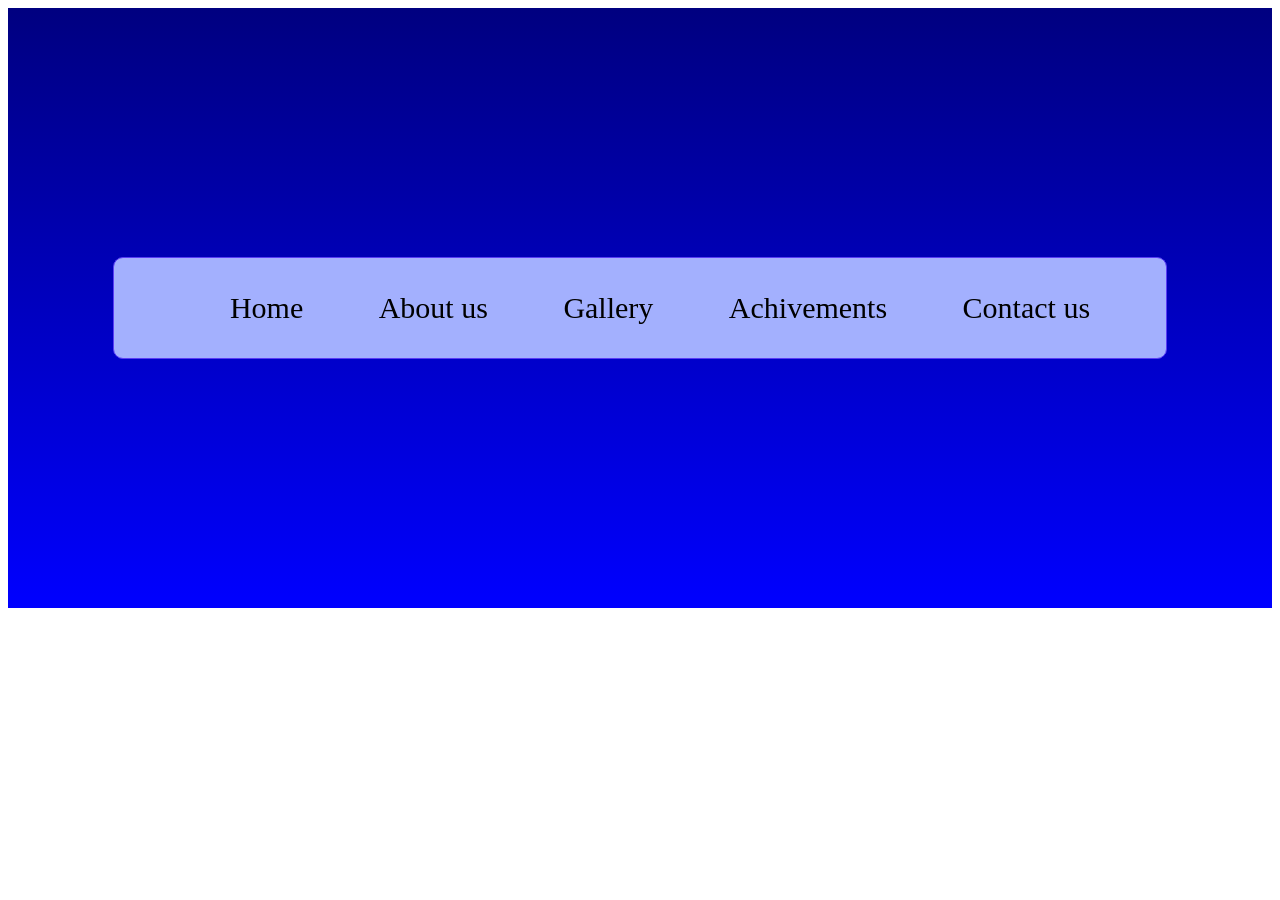
<file: Krishna Pelkanya Assingment -7/achivements.html>
<!DOCTYPE html>
<html lang="en">
<head>
    <meta charset="UTF-8">
    <meta name="viewport" content="width=device-width, initial-scale=1.0">
    <title>Document</title>
    <style>
        ol{
            border: 1px solid rgb(89, 61, 245);
            list-style-type:none ;
            display: flex;
            justify-content: space-evenly;
            height: 100px;
            align-items: center;
           background-color: rgb(163, 176, 254);
            color:white;
            width: 80%;
            border-radius: 10px;
        }
        li{
            font-size: 30px;
            /* border: 1px solid black; */
        }
        .box
        {
            background: linear-gradient(navy,blue);
            height: 600px;
            display: flex;
            align-items: center;
            justify-content: space-evenly;
        }
        a{
            text-decoration: none;
            color: rgb(0, 0, 0);
        }
        li:hover{
            transform: scale(1.5);
        }
       
    </style>
</head>
<body>
    <div class="box">
    <ol>
        <a href="home.html"><li >Home </li></a>
        <a href="About us.html"><li>About us</li></a>
        <a href="Gellery.html"><li>Gallery</li></a>
        <a href="achivements.html"><li>Achivements</li></a>
        <a href="Contact us.html"><li>Contact us</li></a>
    </ol>    
</div>
</body>
</html>
</file>
<file: style.css>
:root {
  --paper: #eef2f8;
  --grid: #cfdaeb;
  --ink: #1c2a6d;
  --ink-soft: #46538f;
  --card: #fbfdff;
  --highlight: #ffe55c;
  --margin: #e5484d;
  --shadow: #1c2a6d;
  --display: "Bricolage Grotesque", "Segoe UI", system-ui, sans-serif;
  --text: "Newsreader", Georgia, "Times New Roman", serif;
}

@media (prefers-color-scheme: dark) {
  :root {
    --paper: #131a3a;
    --grid: #232d5e;
    --ink: #e8ecff;
    --ink-soft: #a9b3e6;
    --card: #1b2350;
    --highlight: #ffe55c;
    --margin: #ff6b70;
    --shadow: #05081c;
  }
}

* { box-sizing: border-box; margin: 0; padding: 0; }

html { background: var(--paper); }

body {
  min-height: 100vh;
  color: var(--ink);
  font-family: var(--text);
  font-size: 1.125rem;
  line-height: 1.6;
  background-color: var(--paper);
  background-image:
    linear-gradient(var(--grid) 1px, transparent 1px),
    linear-gradient(90deg, var(--grid) 1px, transparent 1px);
  background-size: 24px 24px;
  padding-top: env(safe-area-inset-top, 0px);
  padding-bottom: env(safe-area-inset-bottom, 0px);
}

body::before {
  content: "";
  position: fixed;
  inset: 0;
  z-index: 50;
  pointer-events: none;
  opacity: 0.4;
  mix-blend-mode: multiply;
  background-image: url("data:image/svg+xml;utf8,<svg xmlns='http://www.w3.org/2000/svg' width='220' height='220'><filter id='n'><feTurbulence type='fractalNoise' baseFrequency='0.85' numOctaves='3' stitchTiles='stitch'/><feColorMatrix values='0 0 0 0 0.3  0 0 0 0 0.32  0 0 0 0 0.4  0 0 0 0.55 0'/></filter><rect width='100%' height='100%' filter='url(%23n)'/></svg>");
}

@media (prefers-color-scheme: dark) {
  body::before { mix-blend-mode: screen; opacity: 0.18; }
}
body::after {
  content: "";
  position: fixed;
  top: 0;
  bottom: 0;
  left: clamp(14px, 3vw, 48px);
  width: 2px;
  background: var(--margin);
  opacity: 0.55;
  pointer-events: none;
}

.wrap {
  max-width: 1280px;
  margin: 0 auto;
  padding: 56px clamp(28px, 5vw, 64px) 40px;
  display: grid;
  grid-template-columns: minmax(250px, 340px) 1fr;
  column-gap: clamp(32px, 5vw, 72px);
  align-items: start;
}
aside {
  position: sticky;
  top: 40px;
}

.who {
  display: inline-block;
  font-family: var(--display);
  font-weight: 500;
  font-size: 1rem;
  padding: 2px 10px;
  background: var(--highlight);
  color: #1c2a6d;
  transform: rotate(-2deg);
  margin-bottom: 18px;
}

h1 {
  font-family: var(--display);
  font-weight: 800;
  font-size: clamp(2.6rem, 5vw, 4rem);
  line-height: 0.98;
  letter-spacing: -0.03em;
  margin-bottom: 22px;
}

.intro {
  font-size: 1.05rem;
  color: var(--ink-soft);
  max-width: 34ch;
}
.grid {
  display: grid;
  grid-template-columns: repeat(auto-fill, minmax(280px, 1fr));
  gap: 40px 32px;
  padding-top: 8px;
}

.card {
  display: flex;
  flex-direction: column;
  color: inherit;
  text-decoration: none;
  background: var(--card);
  border: 2px solid var(--ink);
  box-shadow: 6px 6px 0 var(--shadow);
  transform: rotate(var(--tilt, 0deg));
  transition: transform 0.18s ease, box-shadow 0.18s ease;
}

.card:nth-child(3n + 1) { --tilt: -0.7deg; }
.card:nth-child(3n + 2) { --tilt: 0.5deg; }
.card:nth-child(3n)     { --tilt: -0.3deg; }

.card:hover,
.card:focus-visible {
  --tilt: 0deg;
  transform: translate(-3px, -3px);
  box-shadow: 9px 9px 0 var(--shadow);
  outline: none;
}

.card:focus-visible { outline: 3px solid var(--margin); outline-offset: 4px; }

.thumb {
  position: relative;
  margin: 14px 14px 0;
  border: 2px solid var(--ink);
  aspect-ratio: 16 / 10;
  background: var(--grid);
}

.thumb img {
  width: 100%;
  height: 100%;
  object-fit: cover;
  object-position: top;
  display: block;
}
.thumb::before {
  content: "";
  position: absolute;
  top: -14px;
  left: 50%;
  width: 84px;
  height: 24px;
  transform: translateX(-50%) rotate(-3deg);
  background: rgba(255, 229, 92, 0.75);
  box-shadow: 0 1px 0 rgba(28, 42, 109, 0.15);
  z-index: 2;
}

.no {
  position: absolute;
  right: -12px;
  bottom: -14px;
  min-width: 40px;
  height: 40px;
  padding: 0 8px;
  display: grid;
  place-items: center;
  border-radius: 50%;
  background: var(--margin);
  color: #fff;
  border: 2px solid var(--ink);
  font-family: var(--display);
  font-weight: 800;
  font-size: 1.05rem;
  z-index: 3;
}

.body {
  padding: 22px 18px 18px;
  display: flex;
  flex-direction: column;
  flex: 1;
}

h2 {
  font-family: var(--display);
  font-weight: 700;
  font-size: 1.45rem;
  line-height: 1.15;
  letter-spacing: -0.01em;
  margin-bottom: 8px;
}

.body p {
  font-size: 1rem;
  line-height: 1.55;
  color: var(--ink-soft);
  margin-bottom: 18px;
}

.more {
  margin-top: auto;
  align-self: flex-start;
  font-family: var(--display);
  font-weight: 700;
  font-size: 0.95rem;
  color: var(--ink);
  background: linear-gradient(transparent 55%, var(--highlight) 55%);
  padding: 0 4px;
}

.card:hover .more { background: var(--highlight); color: #1c2a6d; }

footer {
  grid-column: 1 / -1;
  margin-top: 64px;
  padding-top: 18px;
  border-top: 2px dashed var(--ink-soft);
  font-size: 0.95rem;
  color: var(--ink-soft);
}

/* ---------- small screens ---------- */
@media (max-width: 860px) {
  .wrap { grid-template-columns: 1fr; padding-top: 40px; padding-left: 36px; }
  aside { position: static; margin-bottom: 40px; }
  .intro { max-width: 52ch; }
}

@media (prefers-reduced-motion: reduce) {
  .card { transition: none; }
}
</file>
